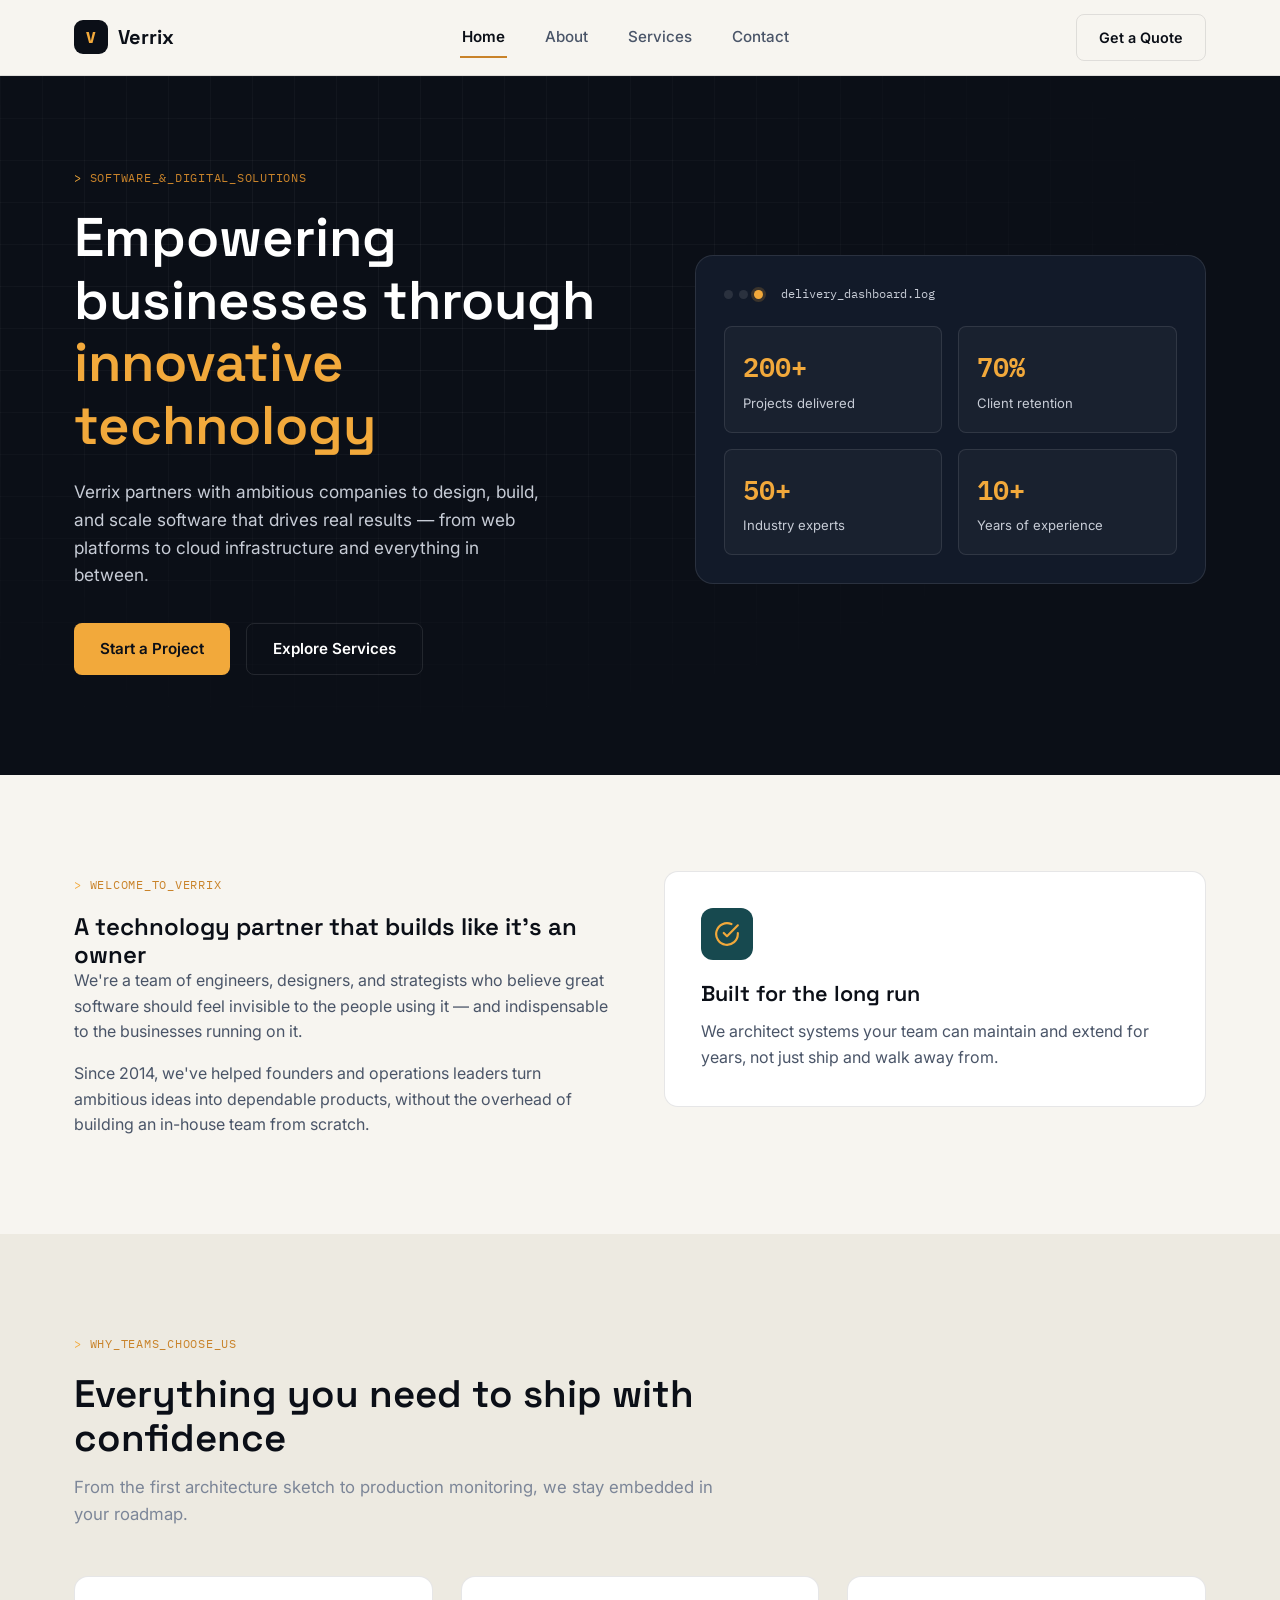
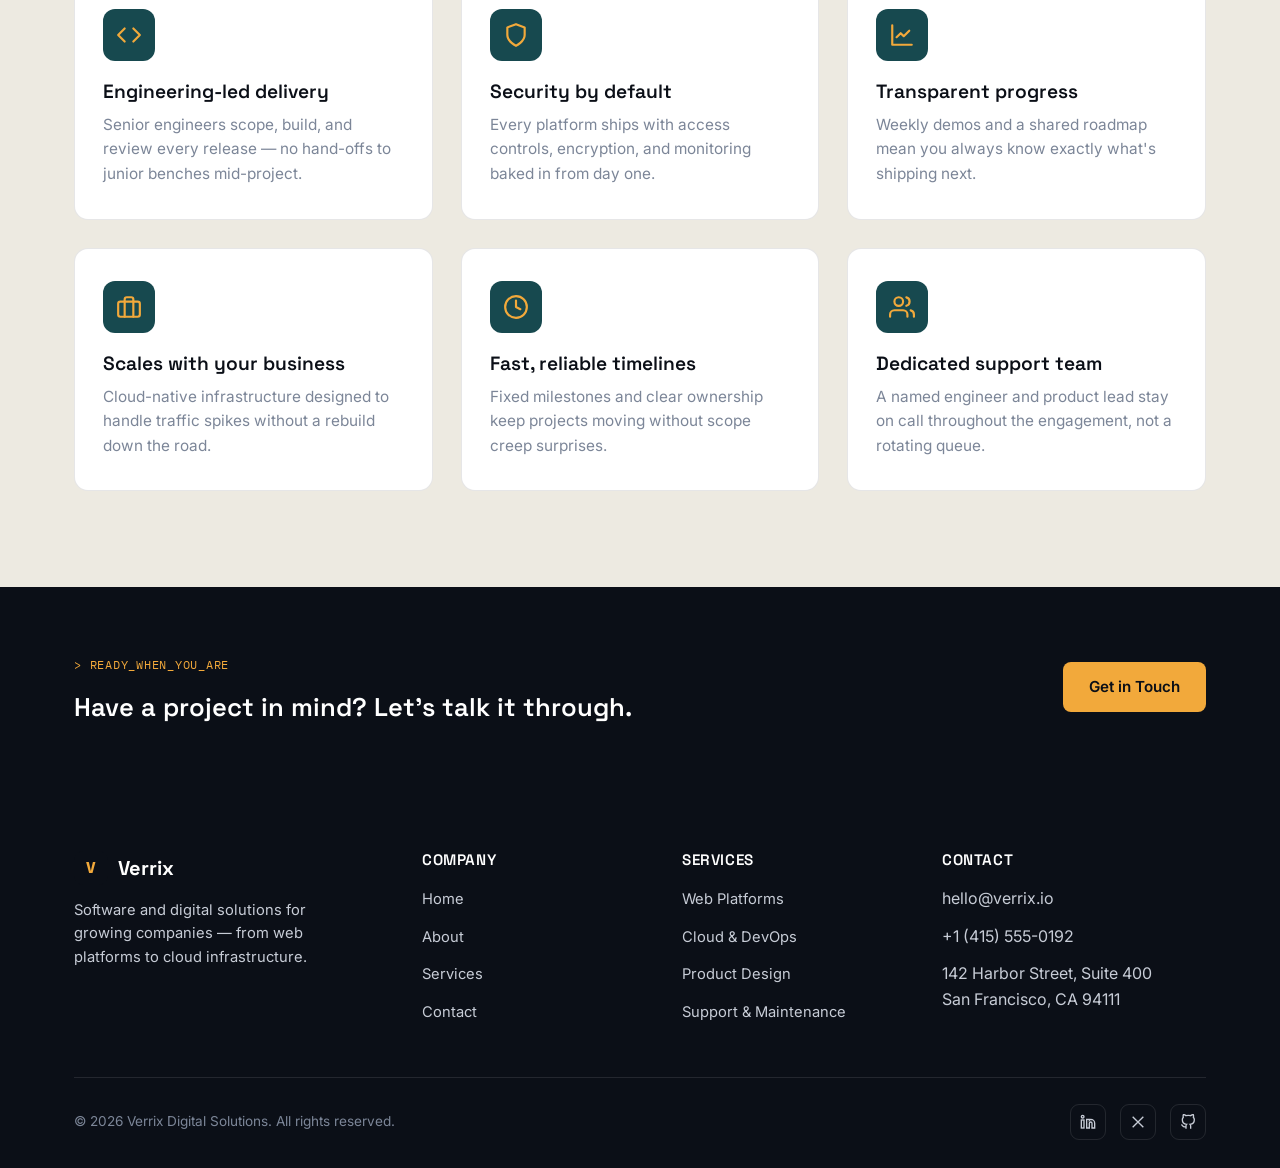
<file: index.html>
<!DOCTYPE html>
<html lang="en">
<head>
<meta charset="UTF-8">
<meta name="viewport" content="width=device-width, initial-scale=1.0">
<title>Verrix — Software &amp; Digital Solutions</title>
<meta name="description" content="Verrix partners with growing companies to design, build, and scale software that drives real results.">

<!-- Fonts -->
<link rel="preconnect" href="https://fonts.googleapis.com">
<link href="https://fonts.googleapis.com/css2?family=Space+Grotesk:wght@500;600;700&family=Inter:wght@400;500;600&family=IBM+Plex+Mono:wght@500;600&display=swap" rel="stylesheet">

<link rel="stylesheet" href="style.css">
</head>
<body>

<!-- ============ NAVIGATION ============ -->
<header class="navbar">
  <div class="container">
    <a href="index.html" class="brand">
      <span class="brand-mark">V</span>
      Verrix
    </a>

    <nav class="nav-links" id="nav-links">
      <a href="index.html">Home</a>
      <a href="about.html">About</a>
      <a href="services.html">Services</a>
      <a href="contact.html">Contact</a>
    </nav>

    <div class="nav-cta">
      <a href="contact.html" class="btn btn-outline-dark">Get a Quote</a>
      <button class="hamburger" id="hamburger" aria-label="Toggle navigation menu" aria-expanded="false">
        <span></span><span></span><span></span>
      </button>
    </div>
  </div>
</header>

<main>

  <!-- ============ HERO ============ -->
  <section class="hero">
    <div class="container">
      <div class="hero-copy">
        <span class="eyebrow">software_&amp;_digital_solutions</span>
        <h1>Empowering businesses through <span class="accent">innovative technology</span></h1>
        <p>Verrix partners with ambitious companies to design, build, and scale software that drives real results — from web platforms to cloud infrastructure and everything in between.</p>
        <div class="hero-actions">
          <a href="contact.html" class="btn btn-primary">Start a Project</a>
          <a href="services.html" class="btn btn-ghost">Explore Services</a>
        </div>
      </div>

      <div class="hero-panel">
        <div class="hero-panel-head">
          <span class="dot-row"><span class="dot"></span><span class="dot"></span><span class="dot live"></span></span>
          delivery_dashboard.log
        </div>
        <div class="stat-grid">
          <div class="stat-card">
            <div class="stat-num">200+</div>
            <div class="stat-label">Projects delivered</div>
          </div>
          <div class="stat-card">
            <div class="stat-num">70%</div>
            <div class="stat-label">Client retention</div>
          </div>
          <div class="stat-card">
            <div class="stat-num">50+</div>
            <div class="stat-label">Industry experts</div>
          </div>
          <div class="stat-card">
            <div class="stat-num">10+</div>
            <div class="stat-label">Years of experience</div>
          </div>
        </div>
      </div>
    </div>
  </section>

  <!-- ============ WELCOME SECTION ============ -->
  <section class="section">
    <div class="container">
      <div class="split">
        <div class="reveal">
          <span class="eyebrow">welcome_to_verrix</span>
          <h2>A technology partner that builds like it's an owner</h2>
          <p style="margin-bottom:16px;">We're a team of engineers, designers, and strategists who believe great software should feel invisible to the people using it — and indispensable to the businesses running on it.</p>
          <p>Since 2014, we've helped founders and operations leaders turn ambitious ideas into dependable products, without the overhead of building an in-house team from scratch.</p>
        </div>
        <div class="reveal">
          <div class="mv-card">
            <div class="card-icon">
              <svg viewBox="0 0 24 24" fill="none" stroke="currentColor" stroke-width="2" stroke-linecap="round" stroke-linejoin="round"><path d="M22 11.08V12a10 10 0 1 1-5.93-9.14"/><polyline points="22 4 12 14.01 9 11.01"/></svg>
            </div>
            <h3>Built for the long run</h3>
            <p>We architect systems your team can maintain and extend for years, not just ship and walk away from.</p>
          </div>
        </div>
      </div>
    </div>
  </section>

  <!-- ============ FEATURES ============ -->
  <section class="section bg-dim">
    <div class="container">
      <div class="section-head">
        <span class="eyebrow">why_teams_choose_us</span>
        <h2>Everything you need to ship with confidence</h2>
        <p>From the first architecture sketch to production monitoring, we stay embedded in your roadmap.</p>
      </div>

      <div class="card-grid">
        <div class="feature-card reveal">
          <div class="card-icon">
            <svg viewBox="0 0 24 24" fill="none" stroke="currentColor" stroke-width="2" stroke-linecap="round" stroke-linejoin="round"><polyline points="16 18 22 12 16 6"/><polyline points="8 6 2 12 8 18"/></svg>
          </div>
          <h3>Engineering-led delivery</h3>
          <p>Senior engineers scope, build, and review every release — no hand-offs to junior benches mid-project.</p>
        </div>

        <div class="feature-card reveal">
          <div class="card-icon">
            <svg viewBox="0 0 24 24" fill="none" stroke="currentColor" stroke-width="2" stroke-linecap="round" stroke-linejoin="round"><path d="M12 22s8-4 8-10V5l-8-3-8 3v7c0 6 8 10 8 10z"/></svg>
          </div>
          <h3>Security by default</h3>
          <p>Every platform ships with access controls, encryption, and monitoring baked in from day one.</p>
        </div>

        <div class="feature-card reveal">
          <div class="card-icon">
            <svg viewBox="0 0 24 24" fill="none" stroke="currentColor" stroke-width="2" stroke-linecap="round" stroke-linejoin="round"><path d="M3 3v18h18"/><path d="M18.7 8l-5.1 5.1-2.8-2.8L7 14"/></svg>
          </div>
          <h3>Transparent progress</h3>
          <p>Weekly demos and a shared roadmap mean you always know exactly what's shipping next.</p>
        </div>

        <div class="feature-card reveal">
          <div class="card-icon">
            <svg viewBox="0 0 24 24" fill="none" stroke="currentColor" stroke-width="2" stroke-linecap="round" stroke-linejoin="round"><rect x="2" y="7" width="20" height="14" rx="2"/><path d="M16 21V5a2 2 0 0 0-2-2h-4a2 2 0 0 0-2 2v16"/></svg>
          </div>
          <h3>Scales with your business</h3>
          <p>Cloud-native infrastructure designed to handle traffic spikes without a rebuild down the road.</p>
        </div>

        <div class="feature-card reveal">
          <div class="card-icon">
            <svg viewBox="0 0 24 24" fill="none" stroke="currentColor" stroke-width="2" stroke-linecap="round" stroke-linejoin="round"><circle cx="12" cy="12" r="10"/><polyline points="12 6 12 12 16 14"/></svg>
          </div>
          <h3>Fast, reliable timelines</h3>
          <p>Fixed milestones and clear ownership keep projects moving without scope creep surprises.</p>
        </div>

        <div class="feature-card reveal">
          <div class="card-icon">
            <svg viewBox="0 0 24 24" fill="none" stroke="currentColor" stroke-width="2" stroke-linecap="round" stroke-linejoin="round"><path d="M17 21v-2a4 4 0 0 0-4-4H5a4 4 0 0 0-4 4v2"/><circle cx="9" cy="7" r="4"/><path d="M23 21v-2a4 4 0 0 0-3-3.87"/><path d="M16 3.13a4 4 0 0 1 0 7.75"/></svg>
          </div>
          <h3>Dedicated support team</h3>
          <p>A named engineer and product lead stay on call throughout the engagement, not a rotating queue.</p>
        </div>
      </div>
    </div>
  </section>

  <!-- ============ CTA STRIP ============ -->
  <section class="section-tight bg-ink">
    <div class="container" style="display:flex; align-items:center; justify-content:space-between; flex-wrap:wrap; gap:24px;">
      <div>
        <span class="eyebrow">ready_when_you_are</span>
        <h2 style="font-size:1.6rem;">Have a project in mind? Let's talk it through.</h2>
      </div>
      <a href="contact.html" class="btn btn-primary">Get in Touch</a>
    </div>
  </section>

</main>

<!-- ============ FOOTER ============ -->
<footer class="site-footer">
  <div class="container">
    <div class="footer-grid">
      <div class="footer-brand">
        <a href="index.html" class="brand"><span class="brand-mark">V</span>Verrix</a>
        <p>Software and digital solutions for growing companies — from web platforms to cloud infrastructure.</p>
      </div>

      <div class="footer-col">
        <h4>Company</h4>
        <ul>
          <li><a href="index.html">Home</a></li>
          <li><a href="about.html">About</a></li>
          <li><a href="services.html">Services</a></li>
          <li><a href="contact.html">Contact</a></li>
        </ul>
      </div>

      <div class="footer-col">
        <h4>Services</h4>
        <ul>
          <li><a href="services.html">Web Platforms</a></li>
          <li><a href="services.html">Cloud &amp; DevOps</a></li>
          <li><a href="services.html">Product Design</a></li>
          <li><a href="services.html">Support &amp; Maintenance</a></li>
        </ul>
      </div>

      <div class="footer-col">
        <h4>Contact</h4>
        <ul>
          <li>hello@verrix.io</li>
          <li>+1 (415) 555-0192</li>
          <li>142 Harbor Street, Suite 400<br>San Francisco, CA 94111</li>
        </ul>
      </div>
    </div>

    <div class="footer-bottom">
      <p>&copy; 2026 Verrix Digital Solutions. All rights reserved.</p>
      <div class="footer-social">
        <a href="#" aria-label="LinkedIn"><svg viewBox="0 0 24 24" fill="none" stroke="currentColor" stroke-width="2"><path d="M16 8a6 6 0 0 1 6 6v7h-4v-7a2 2 0 0 0-4 0v7h-4V8h4v1.5A6 6 0 0 1 16 8z"/><rect x="2" y="9" width="4" height="12"/><circle cx="4" cy="4" r="2"/></svg></a>
        <a href="#" aria-label="Twitter/X"><svg viewBox="0 0 24 24" fill="none" stroke="currentColor" stroke-width="2"><path d="M4 4l16 16M20 4L4 20"/></svg></a>
        <a href="#" aria-label="GitHub"><svg viewBox="0 0 24 24" fill="none" stroke="currentColor" stroke-width="2"><path d="M9 19c-5 1.5-5-2.5-7-3m14 6v-3.87a3.37 3.37 0 0 0-.94-2.61c3.14-.35 6.44-1.54 6.44-7A5.44 5.44 0 0 0 20 4.77 5.07 5.07 0 0 0 19.91 1S18.73.65 16 2.48a13.38 13.38 0 0 0-7 0C6.27.65 5.09 1 5.09 1A5.07 5.07 0 0 0 5 4.77a5.44 5.44 0 0 0-1.5 3.78c0 5.42 3.3 6.61 6.44 7A3.37 3.37 0 0 0 9 18.13V22"/></svg></a>
      </div>
    </div>
  </div>
</footer>

<button class="scroll-top" aria-label="Scroll to top">
  <svg viewBox="0 0 24 24" fill="none" stroke="currentColor" stroke-width="2" stroke-linecap="round" stroke-linejoin="round"><line x1="12" y1="19" x2="12" y2="5"/><polyline points="5 12 12 5 19 12"/></svg>
</button>

<script src="script.js"></script>
</body>
</html>
</file>
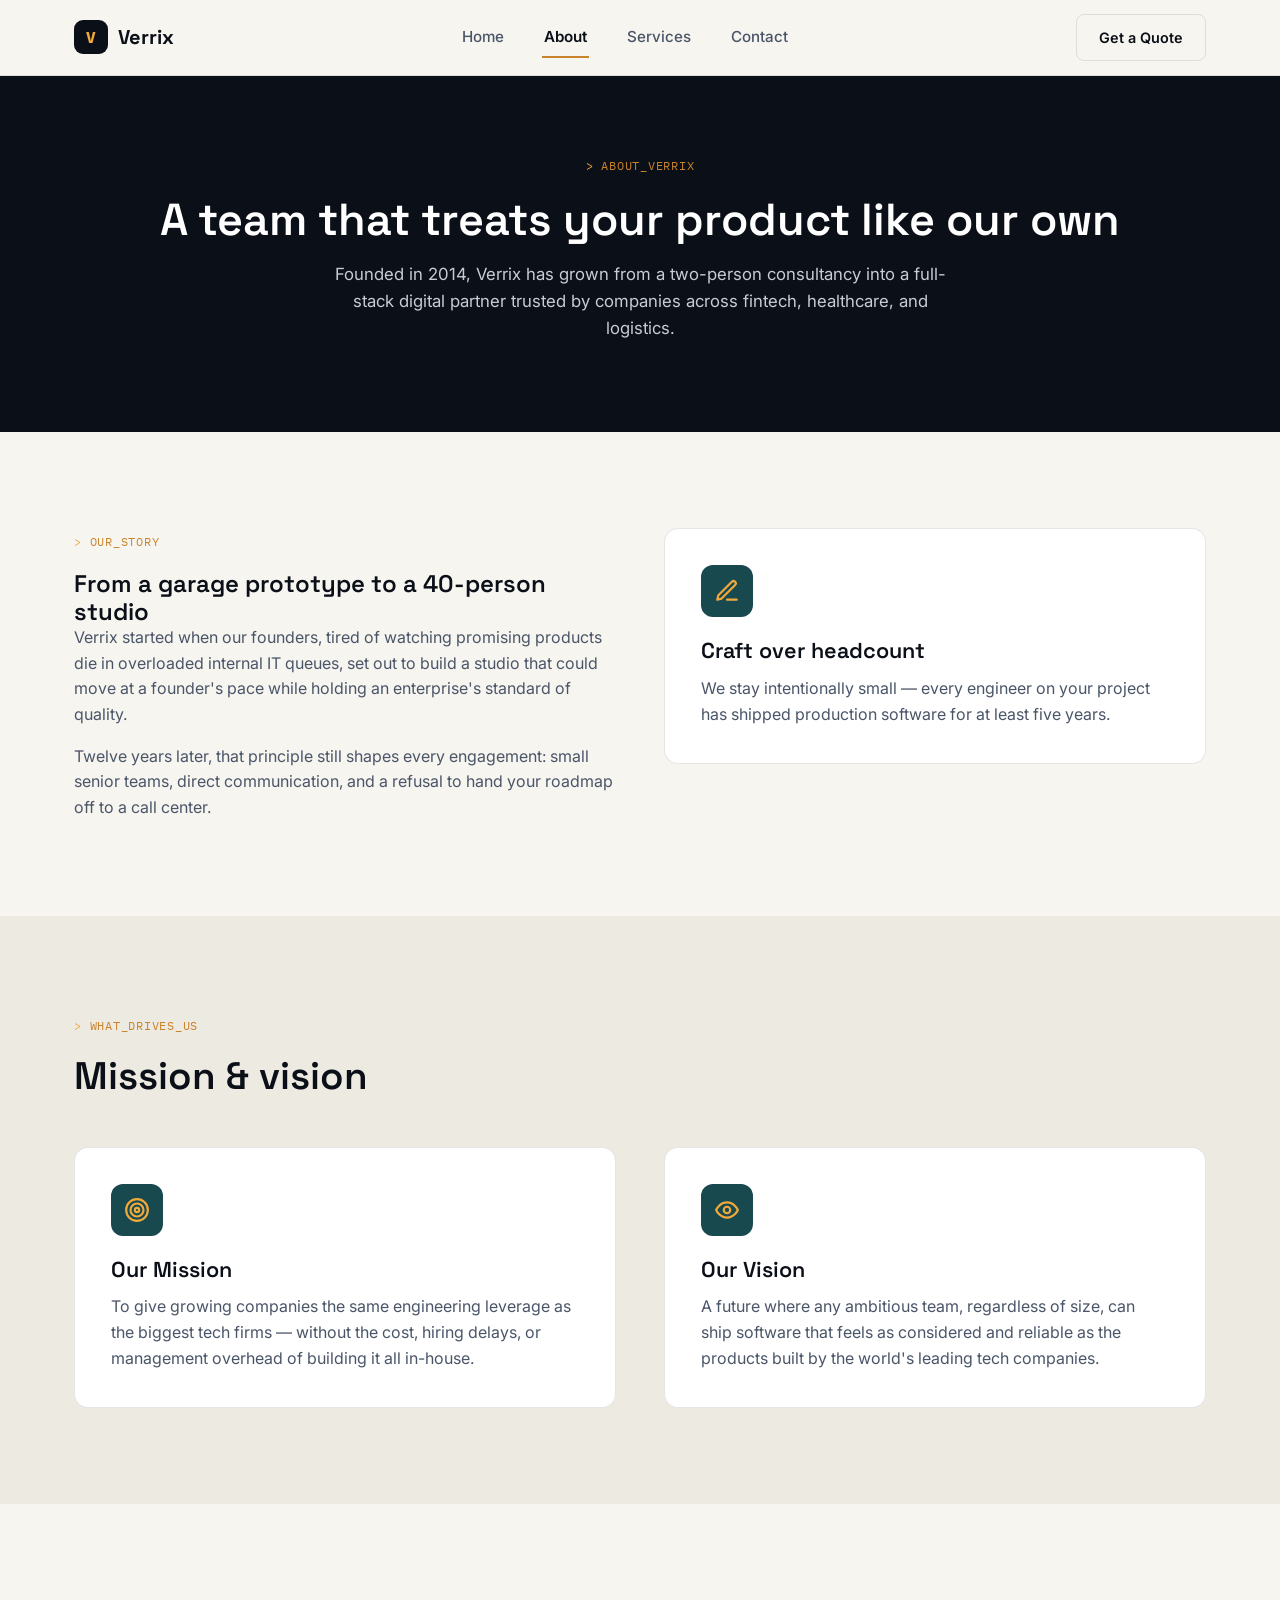
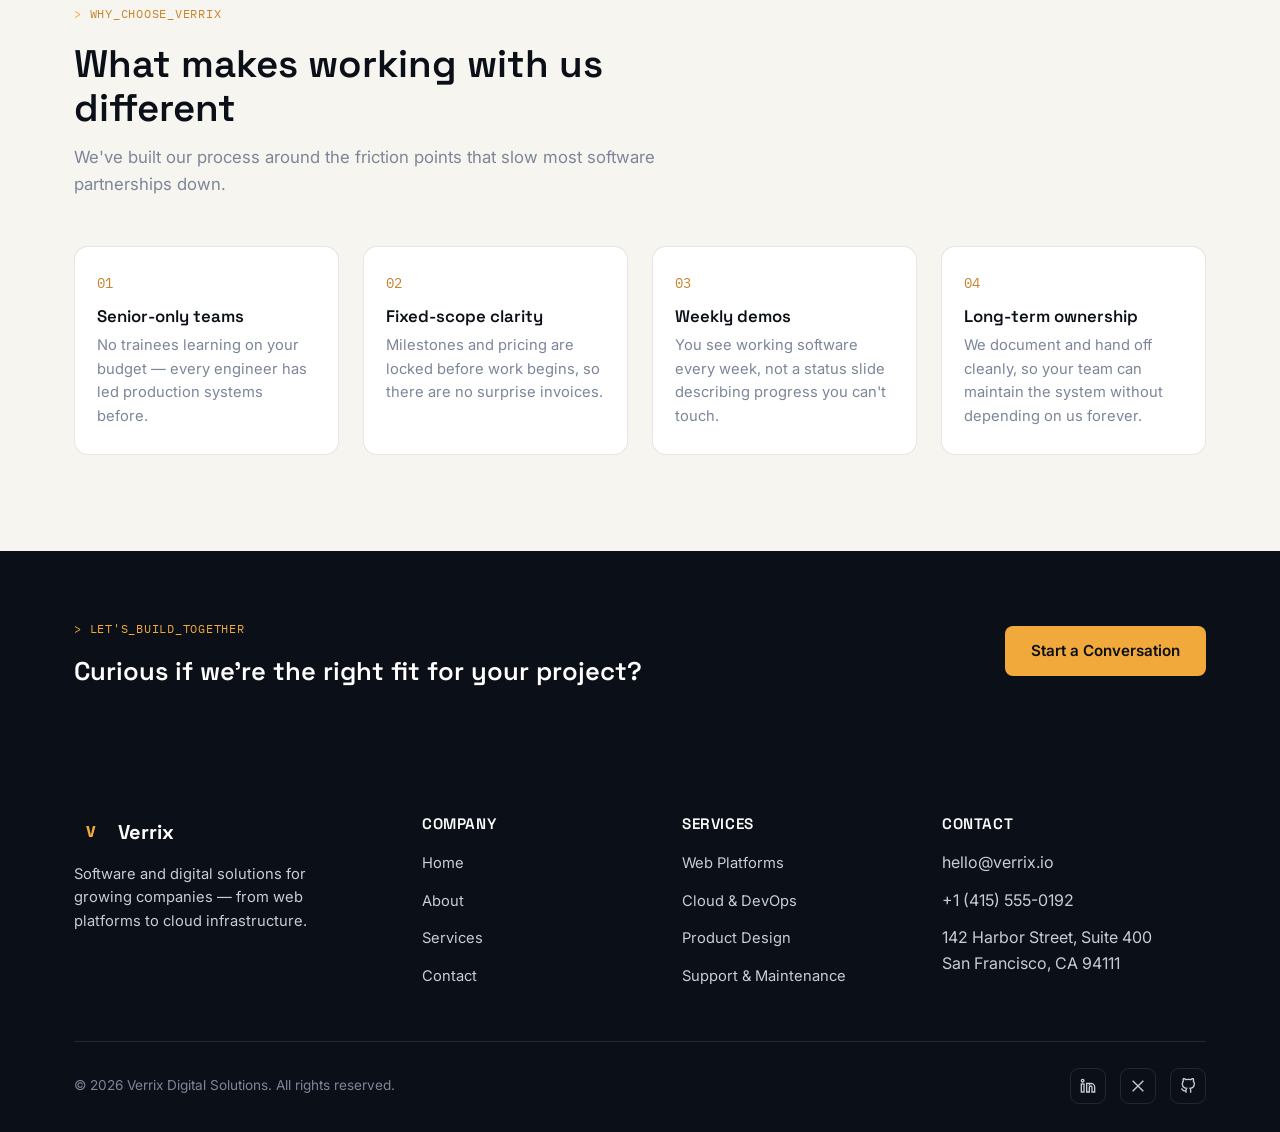
<file: about.html>
<!DOCTYPE html>
<html lang="en">
<head>
<meta charset="UTF-8">
<meta name="viewport" content="width=device-width, initial-scale=1.0">
<title>About Us — Verrix</title>
<meta name="description" content="Learn about Verrix's mission, vision, and why growing companies choose us as their software partner.">

<link rel="preconnect" href="https://fonts.googleapis.com">
<link href="https://fonts.googleapis.com/css2?family=Space+Grotesk:wght@500;600;700&family=Inter:wght@400;500;600&family=IBM+Plex+Mono:wght@500;600&display=swap" rel="stylesheet">

<link rel="stylesheet" href="style.css">
</head>
<body>

<!-- ============ NAVIGATION ============ -->
<header class="navbar">
  <div class="container">
    <a href="index.html" class="brand">
      <span class="brand-mark">V</span>
      Verrix
    </a>

    <nav class="nav-links" id="nav-links">
      <a href="index.html">Home</a>
      <a href="about.html">About</a>
      <a href="services.html">Services</a>
      <a href="contact.html">Contact</a>
    </nav>

    <div class="nav-cta">
      <a href="contact.html" class="btn btn-outline-dark">Get a Quote</a>
      <button class="hamburger" id="hamburger" aria-label="Toggle navigation menu" aria-expanded="false">
        <span></span><span></span><span></span>
      </button>
    </div>
  </div>
</header>

<main>

  <!-- ============ ABOUT HERO ============ -->
  <section class="about-hero">
    <div class="container">
      <span class="eyebrow">about_verrix</span>
      <h1>A team that treats your product like our own</h1>
      <p>Founded in 2014, Verrix has grown from a two-person consultancy into a full-stack digital partner trusted by companies across fintech, healthcare, and logistics.</p>
    </div>
  </section>

  <!-- ============ COMPANY INTRO ============ -->
  <section class="section">
    <div class="container">
      <div class="split">
        <div class="reveal">
          <span class="eyebrow">our_story</span>
          <h2>From a garage prototype to a 40-person studio</h2>
          <p style="margin-bottom:16px;">Verrix started when our founders, tired of watching promising products die in overloaded internal IT queues, set out to build a studio that could move at a founder's pace while holding an enterprise's standard of quality.</p>
          <p>Twelve years later, that principle still shapes every engagement: small senior teams, direct communication, and a refusal to hand your roadmap off to a call center.</p>
        </div>
        <div class="reveal">
          <div class="mv-card">
            <div class="card-icon">
              <svg viewBox="0 0 24 24" fill="none" stroke="currentColor" stroke-width="2" stroke-linecap="round" stroke-linejoin="round"><path d="M12 20h9"/><path d="M16.5 3.5a2.12 2.12 0 0 1 3 3L7 19l-4 1 1-4L16.5 3.5z"/></svg>
            </div>
            <h3>Craft over headcount</h3>
            <p>We stay intentionally small — every engineer on your project has shipped production software for at least five years.</p>
          </div>
        </div>
      </div>
    </div>
  </section>

  <!-- ============ MISSION & VISION ============ -->
  <section class="section bg-dim">
    <div class="container">
      <div class="section-head">
        <span class="eyebrow">what_drives_us</span>
        <h2>Mission &amp; vision</h2>
      </div>

      <div class="split">
        <div class="mv-card reveal">
          <div class="card-icon">
            <svg viewBox="0 0 24 24" fill="none" stroke="currentColor" stroke-width="2" stroke-linecap="round" stroke-linejoin="round"><circle cx="12" cy="12" r="10"/><circle cx="12" cy="12" r="6"/><circle cx="12" cy="12" r="2"/></svg>
          </div>
          <h3>Our Mission</h3>
          <p>To give growing companies the same engineering leverage as the biggest tech firms — without the cost, hiring delays, or management overhead of building it all in-house.</p>
        </div>

        <div class="mv-card reveal">
          <div class="card-icon">
            <svg viewBox="0 0 24 24" fill="none" stroke="currentColor" stroke-width="2" stroke-linecap="round" stroke-linejoin="round"><path d="M2 12s3-7 10-7 10 7 10 7-3 7-10 7-10-7-10-7z"/><circle cx="12" cy="12" r="3"/></svg>
          </div>
          <h3>Our Vision</h3>
          <p>A future where any ambitious team, regardless of size, can ship software that feels as considered and reliable as the products built by the world's leading tech companies.</p>
        </div>
      </div>
    </div>
  </section>

  <!-- ============ WHY CHOOSE US ============ -->
  <section class="section">
    <div class="container">
      <div class="section-head">
        <span class="eyebrow">why_choose_verrix</span>
        <h2>What makes working with us different</h2>
        <p>We've built our process around the friction points that slow most software partnerships down.</p>
      </div>

      <div class="why-grid">
        <div class="why-item reveal">
          <div class="why-num">01</div>
          <h4>Senior-only teams</h4>
          <p>No trainees learning on your budget — every engineer has led production systems before.</p>
        </div>
        <div class="why-item reveal">
          <div class="why-num">02</div>
          <h4>Fixed-scope clarity</h4>
          <p>Milestones and pricing are locked before work begins, so there are no surprise invoices.</p>
        </div>
        <div class="why-item reveal">
          <div class="why-num">03</div>
          <h4>Weekly demos</h4>
          <p>You see working software every week, not a status slide describing progress you can't touch.</p>
        </div>
        <div class="why-item reveal">
          <div class="why-num">04</div>
          <h4>Long-term ownership</h4>
          <p>We document and hand off cleanly, so your team can maintain the system without depending on us forever.</p>
        </div>
      </div>
    </div>
  </section>

  <!-- ============ CTA STRIP ============ -->
  <section class="section-tight bg-ink">
    <div class="container" style="display:flex; align-items:center; justify-content:space-between; flex-wrap:wrap; gap:24px;">
      <div>
        <span class="eyebrow">let's_build_together</span>
        <h2 style="font-size:1.6rem;">Curious if we're the right fit for your project?</h2>
      </div>
      <a href="contact.html" class="btn btn-primary">Start a Conversation</a>
    </div>
  </section>

</main>

<!-- ============ FOOTER ============ -->
<footer class="site-footer">
  <div class="container">
    <div class="footer-grid">
      <div class="footer-brand">
        <a href="index.html" class="brand"><span class="brand-mark">V</span>Verrix</a>
        <p>Software and digital solutions for growing companies — from web platforms to cloud infrastructure.</p>
      </div>

      <div class="footer-col">
        <h4>Company</h4>
        <ul>
          <li><a href="index.html">Home</a></li>
          <li><a href="about.html">About</a></li>
          <li><a href="services.html">Services</a></li>
          <li><a href="contact.html">Contact</a></li>
        </ul>
      </div>

      <div class="footer-col">
        <h4>Services</h4>
        <ul>
          <li><a href="services.html">Web Platforms</a></li>
          <li><a href="services.html">Cloud &amp; DevOps</a></li>
          <li><a href="services.html">Product Design</a></li>
          <li><a href="services.html">Support &amp; Maintenance</a></li>
        </ul>
      </div>

      <div class="footer-col">
        <h4>Contact</h4>
        <ul>
          <li>hello@verrix.io</li>
          <li>+1 (415) 555-0192</li>
          <li>142 Harbor Street, Suite 400<br>San Francisco, CA 94111</li>
        </ul>
      </div>
    </div>

    <div class="footer-bottom">
      <p>&copy; 2026 Verrix Digital Solutions. All rights reserved.</p>
      <div class="footer-social">
        <a href="#" aria-label="LinkedIn"><svg viewBox="0 0 24 24" fill="none" stroke="currentColor" stroke-width="2"><path d="M16 8a6 6 0 0 1 6 6v7h-4v-7a2 2 0 0 0-4 0v7h-4V8h4v1.5A6 6 0 0 1 16 8z"/><rect x="2" y="9" width="4" height="12"/><circle cx="4" cy="4" r="2"/></svg></a>
        <a href="#" aria-label="Twitter/X"><svg viewBox="0 0 24 24" fill="none" stroke="currentColor" stroke-width="2"><path d="M4 4l16 16M20 4L4 20"/></svg></a>
        <a href="#" aria-label="GitHub"><svg viewBox="0 0 24 24" fill="none" stroke="currentColor" stroke-width="2"><path d="M9 19c-5 1.5-5-2.5-7-3m14 6v-3.87a3.37 3.37 0 0 0-.94-2.61c3.14-.35 6.44-1.54 6.44-7A5.44 5.44 0 0 0 20 4.77 5.07 5.07 0 0 0 19.91 1S18.73.65 16 2.48a13.38 13.38 0 0 0-7 0C6.27.65 5.09 1 5.09 1A5.07 5.07 0 0 0 5 4.77a5.44 5.44 0 0 0-1.5 3.78c0 5.42 3.3 6.61 6.44 7A3.37 3.37 0 0 0 9 18.13V22"/></svg></a>
      </div>
    </div>
  </div>
</footer>

<button class="scroll-top" aria-label="Scroll to top">
  <svg viewBox="0 0 24 24" fill="none" stroke="currentColor" stroke-width="2" stroke-linecap="round" stroke-linejoin="round"><line x1="12" y1="19" x2="12" y2="5"/><polyline points="5 12 12 5 19 12"/></svg>
</button>

<script src="script.js"></script>
</body>
</html>
</file>
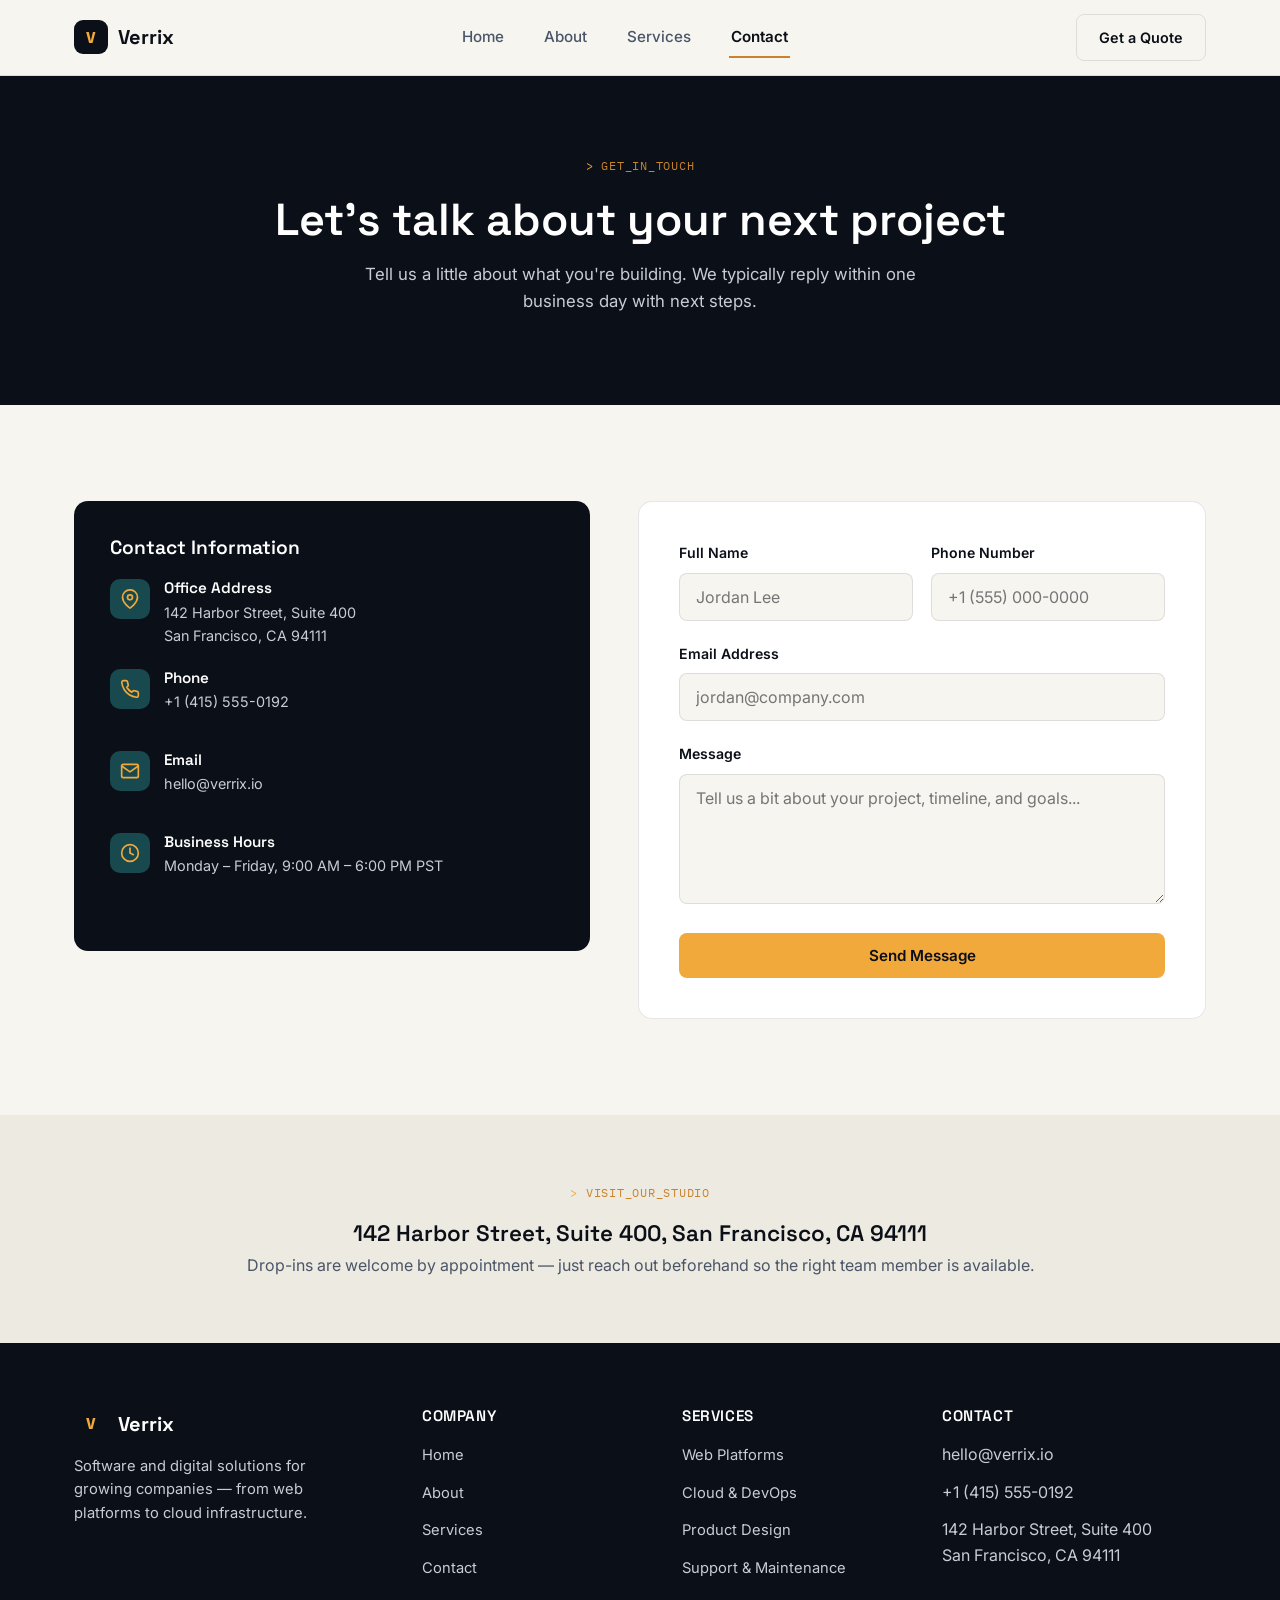
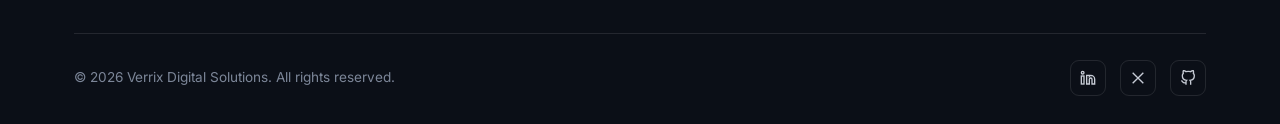
<file: contact.html>
<!DOCTYPE html>
<html lang="en">
<head>
<meta charset="UTF-8">
<meta name="viewport" content="width=device-width, initial-scale=1.0">
<title>Contact — Verrix</title>
<meta name="description" content="Get in touch with Verrix to discuss your next software or digital project.">

<link rel="preconnect" href="https://fonts.googleapis.com">
<link href="https://fonts.googleapis.com/css2?family=Space+Grotesk:wght@500;600;700&family=Inter:wght@400;500;600&family=IBM+Plex+Mono:wght@500;600&display=swap" rel="stylesheet">

<link rel="stylesheet" href="style.css">
</head>
<body>

<!-- ============ NAVIGATION ============ -->
<header class="navbar">
  <div class="container">
    <a href="index.html" class="brand">
      <span class="brand-mark">V</span>
      Verrix
    </a>

    <nav class="nav-links" id="nav-links">
      <a href="index.html">Home</a>
      <a href="about.html">About</a>
      <a href="services.html">Services</a>
      <a href="contact.html">Contact</a>
    </nav>

    <div class="nav-cta">
      <a href="contact.html" class="btn btn-outline-dark">Get a Quote</a>
      <button class="hamburger" id="hamburger" aria-label="Toggle navigation menu" aria-expanded="false">
        <span></span><span></span><span></span>
      </button>
    </div>
  </div>
</header>

<main>

  <!-- ============ CONTACT HERO ============ -->
  <section class="contact-hero">
    <div class="container">
      <span class="eyebrow">get_in_touch</span>
      <h1>Let's talk about your next project</h1>
      <p>Tell us a little about what you're building. We typically reply within one business day with next steps.</p>
    </div>
  </section>

  <!-- ============ CONTACT GRID ============ -->
  <section class="section">
    <div class="container">
      <div class="contact-grid">

        <!-- Company info -->
        <div class="contact-info-card reveal">
          <h3>Contact Information</h3>

          <div class="info-row">
            <div class="card-icon">
              <svg viewBox="0 0 24 24" fill="none" stroke="currentColor" stroke-width="2" stroke-linecap="round" stroke-linejoin="round"><path d="M21 10c0 7-9 13-9 13s-9-6-9-13a9 9 0 0 1 18 0z"/><circle cx="12" cy="10" r="3"/></svg>
            </div>
            <div>
              <h4>Office Address</h4>
              <p>142 Harbor Street, Suite 400<br>San Francisco, CA 94111</p>
            </div>
          </div>

          <div class="info-row">
            <div class="card-icon">
              <svg viewBox="0 0 24 24" fill="none" stroke="currentColor" stroke-width="2" stroke-linecap="round" stroke-linejoin="round"><path d="M22 16.92v3a2 2 0 0 1-2.18 2 19.79 19.79 0 0 1-8.63-3.07 19.5 19.5 0 0 1-6-6 19.79 19.79 0 0 1-3.07-8.67A2 2 0 0 1 4.11 2h3a2 2 0 0 1 2 1.72c.127.96.361 1.903.7 2.81a2 2 0 0 1-.45 2.11L8.09 9.91a16 16 0 0 0 6 6l1.27-1.27a2 2 0 0 1 2.11-.45c.907.339 1.85.573 2.81.7A2 2 0 0 1 22 16.92z"/></svg>
            </div>
            <div>
              <h4>Phone</h4>
              <p>+1 (415) 555-0192</p>
            </div>
          </div>

          <div class="info-row">
            <div class="card-icon">
              <svg viewBox="0 0 24 24" fill="none" stroke="currentColor" stroke-width="2" stroke-linecap="round" stroke-linejoin="round"><path d="M4 4h16v16H4z" style="display:none"/><path d="M22 6l-10 7L2 6"/><rect x="2" y="4" width="20" height="16" rx="2"/></svg>
            </div>
            <div>
              <h4>Email</h4>
              <p>hello@verrix.io</p>
            </div>
          </div>

          <div class="info-row">
            <div class="card-icon">
              <svg viewBox="0 0 24 24" fill="none" stroke="currentColor" stroke-width="2" stroke-linecap="round" stroke-linejoin="round"><circle cx="12" cy="12" r="10"/><polyline points="12 6 12 12 16 14"/></svg>
            </div>
            <div>
              <h4>Business Hours</h4>
              <p>Monday – Friday, 9:00 AM – 6:00 PM PST</p>
            </div>
          </div>
        </div>

        <!-- Contact form -->
        <div class="contact-form-card reveal">
          <form id="contact-form" novalidate>

            <div class="form-row">
              <div class="form-group">
                <label for="full-name">Full Name</label>
                <input type="text" id="full-name" name="full-name" placeholder="Jordan Lee" required>
                <span class="error-msg">Please enter your full name.</span>
              </div>

              <div class="form-group">
                <label for="phone">Phone Number</label>
                <input type="tel" id="phone" name="phone" placeholder="+1 (555) 000-0000" required>
                <span class="error-msg">Please enter a valid phone number.</span>
              </div>
            </div>

            <div class="form-group">
              <label for="email">Email Address</label>
              <input type="email" id="email" name="email" placeholder="jordan@company.com" required>
              <span class="error-msg">Please enter a valid email address.</span>
            </div>

            <div class="form-group">
              <label for="message">Message</label>
              <textarea id="message" name="message" placeholder="Tell us a bit about your project, timeline, and goals..." required></textarea>
              <span class="error-msg">Message should be at least 10 characters.</span>
            </div>

            <button type="submit" class="btn btn-primary btn-block">Send Message</button>

            <div class="form-status" id="form-status"></div>
          </form>
        </div>

      </div>
    </div>
  </section>

  <!-- ============ MAP / LOCATION STRIP ============ -->
  <section class="section-tight bg-dim">
    <div class="container" style="text-align:center;">
      <span class="eyebrow">visit_our_studio</span>
      <h2 style="font-size:1.4rem; margin-bottom:6px;">142 Harbor Street, Suite 400, San Francisco, CA 94111</h2>
      <p>Drop-ins are welcome by appointment — just reach out beforehand so the right team member is available.</p>
    </div>
  </section>

</main>

<!-- ============ FOOTER ============ -->
<footer class="site-footer">
  <div class="container">
    <div class="footer-grid">
      <div class="footer-brand">
        <a href="index.html" class="brand"><span class="brand-mark">V</span>Verrix</a>
        <p>Software and digital solutions for growing companies — from web platforms to cloud infrastructure.</p>
      </div>

      <div class="footer-col">
        <h4>Company</h4>
        <ul>
          <li><a href="index.html">Home</a></li>
          <li><a href="about.html">About</a></li>
          <li><a href="services.html">Services</a></li>
          <li><a href="contact.html">Contact</a></li>
        </ul>
      </div>

      <div class="footer-col">
        <h4>Services</h4>
        <ul>
          <li><a href="services.html">Web Platforms</a></li>
          <li><a href="services.html">Cloud &amp; DevOps</a></li>
          <li><a href="services.html">Product Design</a></li>
          <li><a href="services.html">Support &amp; Maintenance</a></li>
        </ul>
      </div>

      <div class="footer-col">
        <h4>Contact</h4>
        <ul>
          <li>hello@verrix.io</li>
          <li>+1 (415) 555-0192</li>
          <li>142 Harbor Street, Suite 400<br>San Francisco, CA 94111</li>
        </ul>
      </div>
    </div>

    <div class="footer-bottom">
      <p>&copy; 2026 Verrix Digital Solutions. All rights reserved.</p>
      <div class="footer-social">
        <a href="#" aria-label="LinkedIn"><svg viewBox="0 0 24 24" fill="none" stroke="currentColor" stroke-width="2"><path d="M16 8a6 6 0 0 1 6 6v7h-4v-7a2 2 0 0 0-4 0v7h-4V8h4v1.5A6 6 0 0 1 16 8z"/><rect x="2" y="9" width="4" height="12"/><circle cx="4" cy="4" r="2"/></svg></a>
        <a href="#" aria-label="Twitter/X"><svg viewBox="0 0 24 24" fill="none" stroke="currentColor" stroke-width="2"><path d="M4 4l16 16M20 4L4 20"/></svg></a>
        <a href="#" aria-label="GitHub"><svg viewBox="0 0 24 24" fill="none" stroke="currentColor" stroke-width="2"><path d="M9 19c-5 1.5-5-2.5-7-3m14 6v-3.87a3.37 3.37 0 0 0-.94-2.61c3.14-.35 6.44-1.54 6.44-7A5.44 5.44 0 0 0 20 4.77 5.07 5.07 0 0 0 19.91 1S18.73.65 16 2.48a13.38 13.38 0 0 0-7 0C6.27.65 5.09 1 5.09 1A5.07 5.07 0 0 0 5 4.77a5.44 5.44 0 0 0-1.5 3.78c0 5.42 3.3 6.61 6.44 7A3.37 3.37 0 0 0 9 18.13V22"/></svg></a>
      </div>
    </div>
  </div>
</footer>

<button class="scroll-top" aria-label="Scroll to top">
  <svg viewBox="0 0 24 24" fill="none" stroke="currentColor" stroke-width="2" stroke-linecap="round" stroke-linejoin="round"><line x1="12" y1="19" x2="12" y2="5"/><polyline points="5 12 12 5 19 12"/></svg>
</button>

<script src="script.js"></script>
</body>
</html>
</file>
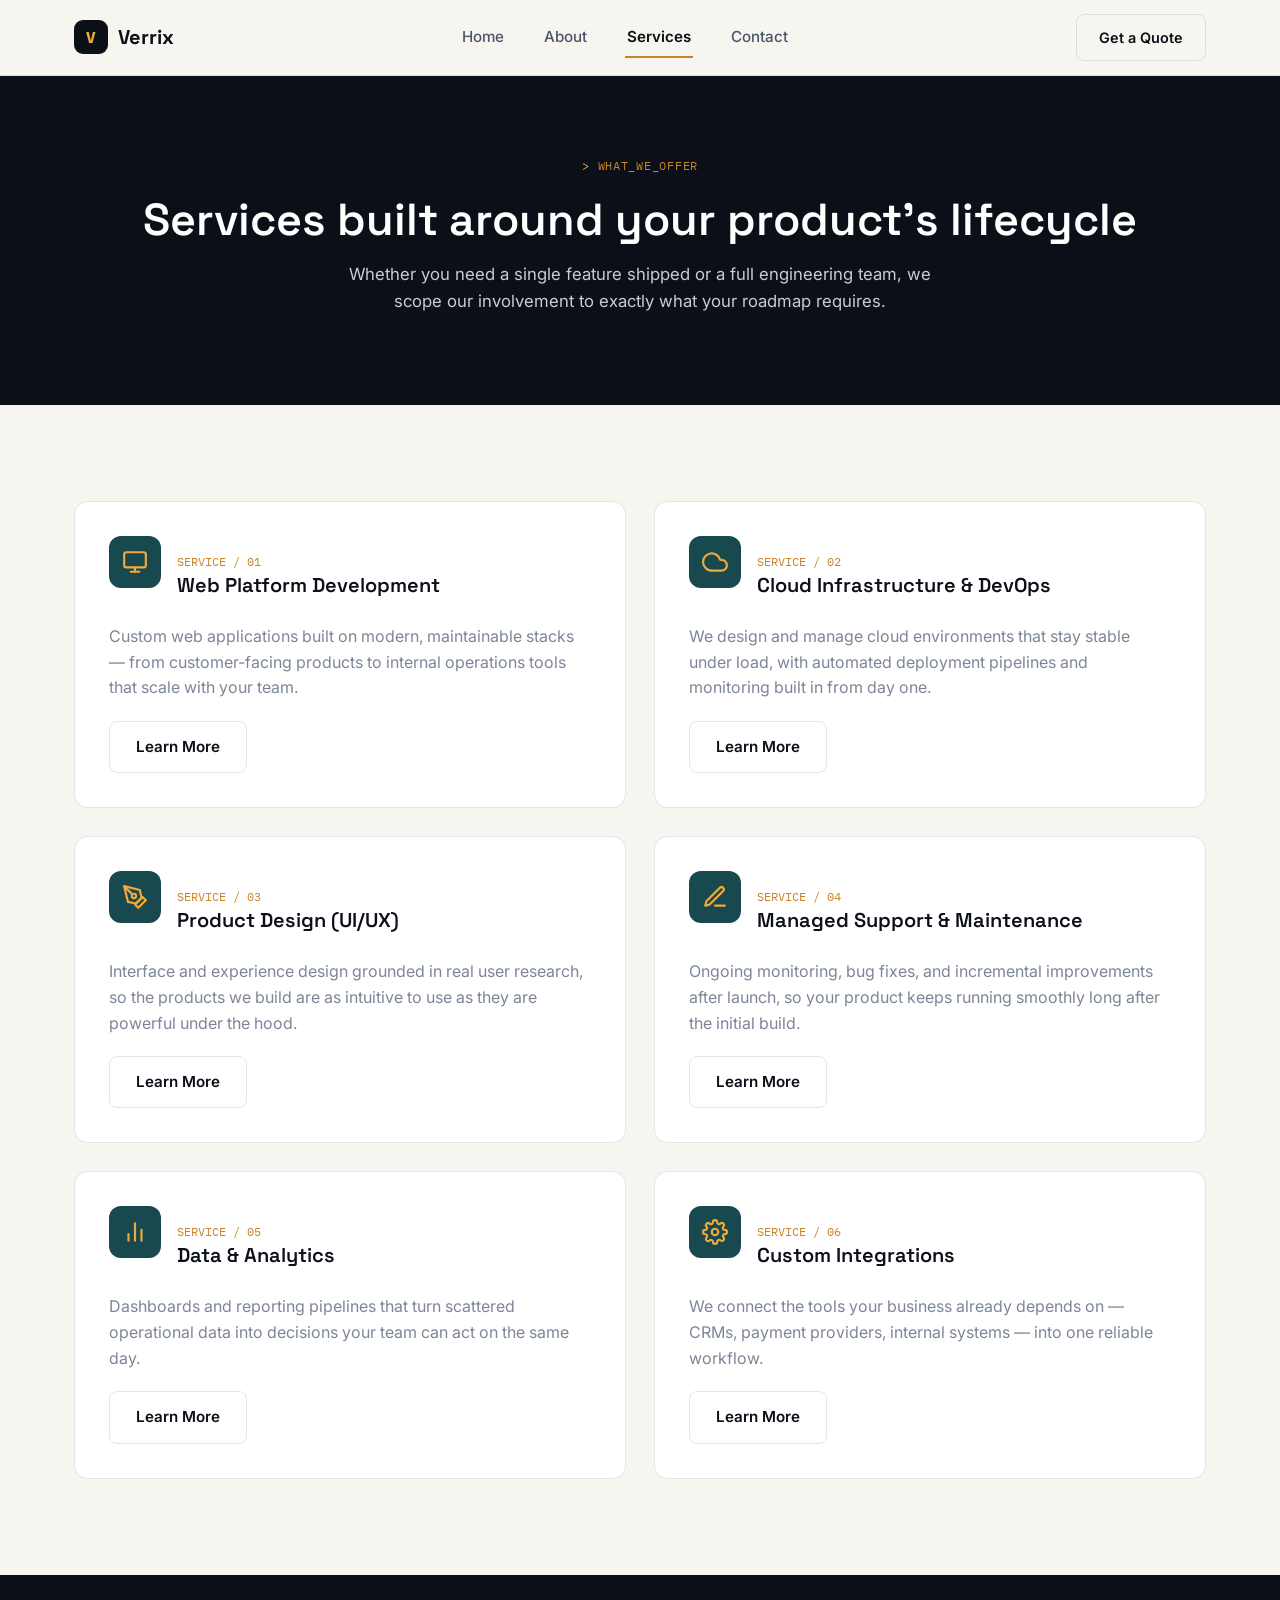
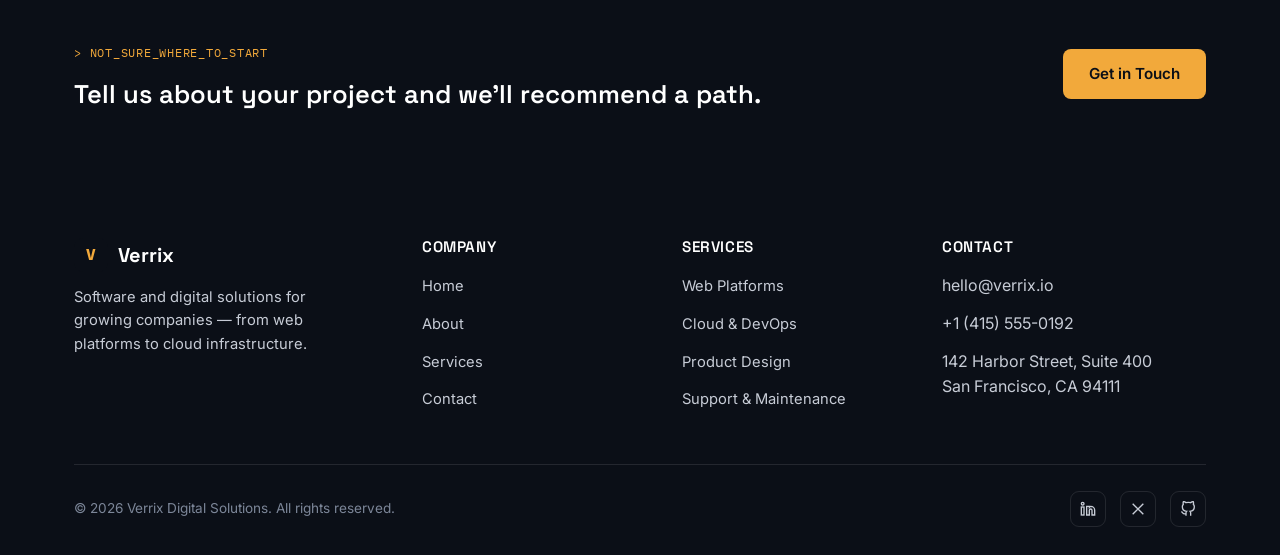
<file: services.html>
<!DOCTYPE html>
<html lang="en">
<head>
<meta charset="UTF-8">
<meta name="viewport" content="width=device-width, initial-scale=1.0">
<title>Services — Verrix</title>
<meta name="description" content="Explore Verrix's web, cloud, design, and support services for growing businesses.">

<link rel="preconnect" href="https://fonts.googleapis.com">
<link href="https://fonts.googleapis.com/css2?family=Space+Grotesk:wght@500;600;700&family=Inter:wght@400;500;600&family=IBM+Plex+Mono:wght@500;600&display=swap" rel="stylesheet">

<link rel="stylesheet" href="style.css">
</head>
<body>

<!-- ============ NAVIGATION ============ -->
<header class="navbar">
  <div class="container">
    <a href="index.html" class="brand">
      <span class="brand-mark">V</span>
      Verrix
    </a>

    <nav class="nav-links" id="nav-links">
      <a href="index.html">Home</a>
      <a href="about.html">About</a>
      <a href="services.html">Services</a>
      <a href="contact.html">Contact</a>
    </nav>

    <div class="nav-cta">
      <a href="contact.html" class="btn btn-outline-dark">Get a Quote</a>
      <button class="hamburger" id="hamburger" aria-label="Toggle navigation menu" aria-expanded="false">
        <span></span><span></span><span></span>
      </button>
    </div>
  </div>
</header>

<main>

  <!-- ============ SERVICES HERO ============ -->
  <section class="about-hero">
    <div class="container">
      <span class="eyebrow">what_we_offer</span>
      <h1>Services built around your product's lifecycle</h1>
      <p>Whether you need a single feature shipped or a full engineering team, we scope our involvement to exactly what your roadmap requires.</p>
    </div>
  </section>

  <!-- ============ SERVICES GRID ============ -->
  <section class="section">
    <div class="container">
      <div class="services-grid">

        <div class="service-card reveal">
          <div class="service-top">
            <div class="card-icon">
              <svg viewBox="0 0 24 24" fill="none" stroke="currentColor" stroke-width="2" stroke-linecap="round" stroke-linejoin="round"><rect x="2" y="3" width="20" height="14" rx="2"/><line x1="8" y1="21" x2="16" y2="21"/><line x1="12" y1="17" x2="12" y2="21"/></svg>
            </div>
            <div>
              <span class="service-index">SERVICE / 01</span>
              <h3>Web Platform Development</h3>
            </div>
          </div>
          <p>Custom web applications built on modern, maintainable stacks — from customer-facing products to internal operations tools that scale with your team.</p>
          <a href="contact.html" class="btn btn-outline-dark">Learn More</a>
        </div>

        <div class="service-card reveal">
          <div class="service-top">
            <div class="card-icon">
              <svg viewBox="0 0 24 24" fill="none" stroke="currentColor" stroke-width="2" stroke-linecap="round" stroke-linejoin="round"><path d="M18 10h-1.26A8 8 0 1 0 9 20h9a5 5 0 0 0 0-10z"/></svg>
            </div>
            <div>
              <span class="service-index">SERVICE / 02</span>
              <h3>Cloud Infrastructure &amp; DevOps</h3>
            </div>
          </div>
          <p>We design and manage cloud environments that stay stable under load, with automated deployment pipelines and monitoring built in from day one.</p>
          <a href="contact.html" class="btn btn-outline-dark">Learn More</a>
        </div>

        <div class="service-card reveal">
          <div class="service-top">
            <div class="card-icon">
              <svg viewBox="0 0 24 24" fill="none" stroke="currentColor" stroke-width="2" stroke-linecap="round" stroke-linejoin="round"><path d="M12 19l7-7 3 3-7 7-3-3z"/><path d="M18 13l-1.5-7.5L2 2l3.5 14.5L13 18l5-5z"/><path d="M2 2l7.586 7.586"/><circle cx="11" cy="11" r="2"/></svg>
            </div>
            <div>
              <span class="service-index">SERVICE / 03</span>
              <h3>Product Design (UI/UX)</h3>
            </div>
          </div>
          <p>Interface and experience design grounded in real user research, so the products we build are as intuitive to use as they are powerful under the hood.</p>
          <a href="contact.html" class="btn btn-outline-dark">Learn More</a>
        </div>

        <div class="service-card reveal">
          <div class="service-top">
            <div class="card-icon">
              <svg viewBox="0 0 24 24" fill="none" stroke="currentColor" stroke-width="2" stroke-linecap="round" stroke-linejoin="round"><path d="M12 20h9"/><path d="M16.5 3.5a2.12 2.12 0 0 1 3 3L7 19l-4 1 1-4L16.5 3.5z"/></svg>
            </div>
            <div>
              <span class="service-index">SERVICE / 04</span>
              <h3>Managed Support &amp; Maintenance</h3>
            </div>
          </div>
          <p>Ongoing monitoring, bug fixes, and incremental improvements after launch, so your product keeps running smoothly long after the initial build.</p>
          <a href="contact.html" class="btn btn-outline-dark">Learn More</a>
        </div>

        <div class="service-card reveal">
          <div class="service-top">
            <div class="card-icon">
              <svg viewBox="0 0 24 24" fill="none" stroke="currentColor" stroke-width="2" stroke-linecap="round" stroke-linejoin="round"><line x1="18" y1="20" x2="18" y2="10"/><line x1="12" y1="20" x2="12" y2="4"/><line x1="6" y1="20" x2="6" y2="14"/></svg>
            </div>
            <div>
              <span class="service-index">SERVICE / 05</span>
              <h3>Data &amp; Analytics</h3>
            </div>
          </div>
          <p>Dashboards and reporting pipelines that turn scattered operational data into decisions your team can act on the same day.</p>
          <a href="contact.html" class="btn btn-outline-dark">Learn More</a>
        </div>

        <div class="service-card reveal">
          <div class="service-top">
            <div class="card-icon">
              <svg viewBox="0 0 24 24" fill="none" stroke="currentColor" stroke-width="2" stroke-linecap="round" stroke-linejoin="round"><circle cx="12" cy="12" r="3"/><path d="M19.4 15a1.65 1.65 0 0 0 .33 1.82l.06.06a2 2 0 1 1-2.83 2.83l-.06-.06a1.65 1.65 0 0 0-1.82-.33 1.65 1.65 0 0 0-1 1.51V21a2 2 0 0 1-4 0v-.09A1.65 1.65 0 0 0 9 19.4a1.65 1.65 0 0 0-1.82.33l-.06.06a2 2 0 1 1-2.83-2.83l.06-.06a1.65 1.65 0 0 0 .33-1.82 1.65 1.65 0 0 0-1.51-1H3a2 2 0 0 1 0-4h.09A1.65 1.65 0 0 0 4.6 9a1.65 1.65 0 0 0-.33-1.82l-.06-.06a2 2 0 1 1 2.83-2.83l.06.06a1.65 1.65 0 0 0 1.82.33H9a1.65 1.65 0 0 0 1-1.51V3a2 2 0 0 1 4 0v.09a1.65 1.65 0 0 0 1 1.51 1.65 1.65 0 0 0 1.82-.33l.06-.06a2 2 0 1 1 2.83 2.83l-.06.06a1.65 1.65 0 0 0-.33 1.82V9a1.65 1.65 0 0 0 1.51 1H21a2 2 0 0 1 0 4h-.09a1.65 1.65 0 0 0-1.51 1z"/></svg>
            </div>
            <div>
              <span class="service-index">SERVICE / 06</span>
              <h3>Custom Integrations</h3>
            </div>
          </div>
          <p>We connect the tools your business already depends on — CRMs, payment providers, internal systems — into one reliable workflow.</p>
          <a href="contact.html" class="btn btn-outline-dark">Learn More</a>
        </div>

      </div>
    </div>
  </section>

  <!-- ============ CTA STRIP ============ -->
  <section class="section-tight bg-ink">
    <div class="container" style="display:flex; align-items:center; justify-content:space-between; flex-wrap:wrap; gap:24px;">
      <div>
        <span class="eyebrow">not_sure_where_to_start</span>
        <h2 style="font-size:1.6rem;">Tell us about your project and we'll recommend a path.</h2>
      </div>
      <a href="contact.html" class="btn btn-primary">Get in Touch</a>
    </div>
  </section>

</main>

<!-- ============ FOOTER ============ -->
<footer class="site-footer">
  <div class="container">
    <div class="footer-grid">
      <div class="footer-brand">
        <a href="index.html" class="brand"><span class="brand-mark">V</span>Verrix</a>
        <p>Software and digital solutions for growing companies — from web platforms to cloud infrastructure.</p>
      </div>

      <div class="footer-col">
        <h4>Company</h4>
        <ul>
          <li><a href="index.html">Home</a></li>
          <li><a href="about.html">About</a></li>
          <li><a href="services.html">Services</a></li>
          <li><a href="contact.html">Contact</a></li>
        </ul>
      </div>

      <div class="footer-col">
        <h4>Services</h4>
        <ul>
          <li><a href="services.html">Web Platforms</a></li>
          <li><a href="services.html">Cloud &amp; DevOps</a></li>
          <li><a href="services.html">Product Design</a></li>
          <li><a href="services.html">Support &amp; Maintenance</a></li>
        </ul>
      </div>

      <div class="footer-col">
        <h4>Contact</h4>
        <ul>
          <li>hello@verrix.io</li>
          <li>+1 (415) 555-0192</li>
          <li>142 Harbor Street, Suite 400<br>San Francisco, CA 94111</li>
        </ul>
      </div>
    </div>

    <div class="footer-bottom">
      <p>&copy; 2026 Verrix Digital Solutions. All rights reserved.</p>
      <div class="footer-social">
        <a href="#" aria-label="LinkedIn"><svg viewBox="0 0 24 24" fill="none" stroke="currentColor" stroke-width="2"><path d="M16 8a6 6 0 0 1 6 6v7h-4v-7a2 2 0 0 0-4 0v7h-4V8h4v1.5A6 6 0 0 1 16 8z"/><rect x="2" y="9" width="4" height="12"/><circle cx="4" cy="4" r="2"/></svg></a>
        <a href="#" aria-label="Twitter/X"><svg viewBox="0 0 24 24" fill="none" stroke="currentColor" stroke-width="2"><path d="M4 4l16 16M20 4L4 20"/></svg></a>
        <a href="#" aria-label="GitHub"><svg viewBox="0 0 24 24" fill="none" stroke="currentColor" stroke-width="2"><path d="M9 19c-5 1.5-5-2.5-7-3m14 6v-3.87a3.37 3.37 0 0 0-.94-2.61c3.14-.35 6.44-1.54 6.44-7A5.44 5.44 0 0 0 20 4.77 5.07 5.07 0 0 0 19.91 1S18.73.65 16 2.48a13.38 13.38 0 0 0-7 0C6.27.65 5.09 1 5.09 1A5.07 5.07 0 0 0 5 4.77a5.44 5.44 0 0 0-1.5 3.78c0 5.42 3.3 6.61 6.44 7A3.37 3.37 0 0 0 9 18.13V22"/></svg></a>
      </div>
    </div>
  </div>
</footer>

<button class="scroll-top" aria-label="Scroll to top">
  <svg viewBox="0 0 24 24" fill="none" stroke="currentColor" stroke-width="2" stroke-linecap="round" stroke-linejoin="round"><line x1="12" y1="19" x2="12" y2="5"/><polyline points="5 12 12 5 19 12"/></svg>
</button>

<script src="script.js"></script>
</body>
</html>
</file>
<file: style.css>
/* =========================================================
   VERRIX — Software & Digital Solutions
   Stylesheet
   Structure:
   1. Design tokens
   2. Reset & base
   3. Layout utilities
   4. Buttons
   5. Navigation
   6. Hero
   7. Sections shared (eyebrow, section head)
   8. Feature / Service cards
   9. About page
   10. Contact page
   11. Footer
   12. Scroll-to-top
   13. Animations
   14. Media queries
   ========================================================= */

/* ---------- 1. Design tokens ---------- */
:root{
  /* Core palette */
  --ink: #0B0F17;          /* near-black navy, primary dark surface */
  --ink-soft: #121a29;      /* slightly lighter dark surface */
  --paper: #F7F5F0;         /* warm off-white, primary light surface */
  --paper-dim: #EDEAE1;     /* secondary light surface */
  --amber: #F2A93B;         /* signature accent */
  --amber-dim: #C9832A;     /* accent, hover/darker */
  --teal: #17494F;          /* deep teal, secondary accent for depth */
  --teal-light: #2B6B72;
  --slate: #4A5568;         /* body text on light */
  --slate-light: #7C8698;   /* secondary text on light */
  --mist: #C7CCD6;          /* body text on dark */
  --white: #FFFFFF;
  --line: rgba(255,255,255,0.10);
  --line-dark: rgba(11,15,23,0.10);

  /* Type */
  --font-display: 'Space Grotesk', 'Segoe UI', sans-serif;
  --font-body: 'Inter', 'Segoe UI', sans-serif;
  --font-mono: 'IBM Plex Mono', 'Courier New', monospace;

  /* Layout */
  --container: 1180px;
  --radius: 14px;
  --radius-sm: 8px;
  --nav-height: 76px;
}

/* ---------- 2. Reset & base ---------- */
*, *::before, *::after{ box-sizing: border-box; margin: 0; padding: 0; }

html{
  scroll-behavior: smooth;
  scroll-padding-top: calc(var(--nav-height) + 12px);
}

body{
  font-family: var(--font-body);
  color: var(--slate);
  background: var(--paper);
  line-height: 1.6;
  -webkit-font-smoothing: antialiased;
  overflow-x: hidden;
}

img{ max-width: 100%; display: block; }

a{ color: inherit; text-decoration: none; }

ul{ list-style: none; }

h1, h2, h3, h4{
  font-family: var(--font-display);
  color: var(--ink);
  line-height: 1.15;
  font-weight: 600;
}

button{ font-family: inherit; cursor: pointer; border: none; background: none; }

input, textarea{ font-family: inherit; font-size: 1rem; }

:focus-visible{
  outline: 2px solid var(--amber);
  outline-offset: 3px;
}

/* Respect reduced motion preference */
@media (prefers-reduced-motion: reduce){
  *{ animation-duration: 0.001ms !important; animation-iteration-count: 1 !important; transition-duration: 0.001ms !important; scroll-behavior: auto !important; }
}

/* ---------- 3. Layout utilities ---------- */
.container{
  width: 100%;
  max-width: var(--container);
  margin: 0 auto;
  padding: 0 24px;
}

.section{
  padding: 96px 0;
}

.section-tight{
  padding: 64px 0;
}

.bg-ink{ background: var(--ink); color: var(--mist); }
.bg-ink h1, .bg-ink h2, .bg-ink h3, .bg-ink h4{ color: var(--white); }
.bg-dim{ background: var(--paper-dim); }

.eyebrow{
  display: inline-flex;
  align-items: center;
  gap: 8px;
  font-family: var(--font-mono);
  font-size: 0.78rem;
  letter-spacing: 0.06em;
  color: var(--amber-dim);
  text-transform: uppercase;
  margin-bottom: 18px;
}
.bg-ink .eyebrow{ color: var(--amber); }

.eyebrow::before{ content: '>'; color: var(--amber); }

.section-head{
  max-width: 640px;
  margin-bottom: 48px;
}

.section-head h2{
  font-size: clamp(1.7rem, 3vw, 2.4rem);
  margin-bottom: 14px;
}

.section-head p{
  font-size: 1.05rem;
  color: var(--slate-light);
}

.bg-ink .section-head p{ color: var(--mist); }

/* ---------- 4. Buttons ---------- */
.btn{
  display: inline-flex;
  align-items: center;
  gap: 10px;
  padding: 13px 26px;
  border-radius: var(--radius-sm);
  font-weight: 600;
  font-size: 0.95rem;
  transition: transform 0.2s ease, box-shadow 0.2s ease, background 0.2s ease, color 0.2s ease;
  white-space: nowrap;
}

.btn-primary{
  background: var(--amber);
  color: var(--ink);
}
.btn-primary:hover{
  background: var(--amber-dim);
  transform: translateY(-2px);
  box-shadow: 0 10px 24px rgba(242,169,59,0.28);
}

.btn-ghost{
  background: transparent;
  color: var(--white);
  border: 1px solid var(--line);
}
.btn-ghost:hover{
  border-color: var(--amber);
  color: var(--amber);
  transform: translateY(-2px);
}

.btn-outline-dark{
  background: transparent;
  color: var(--ink);
  border: 1px solid var(--line-dark);
}
.btn-outline-dark:hover{
  border-color: var(--teal);
  color: var(--teal);
  transform: translateY(-2px);
}

.btn-block{ width: 100%; justify-content: center; }

/* ---------- 5. Navigation ---------- */
.navbar{
  position: sticky;
  top: 0;
  z-index: 1000;
  height: var(--nav-height);
  display: flex;
  align-items: center;
  background: rgba(247,245,240,0.92);
  backdrop-filter: blur(10px);
  border-bottom: 1px solid var(--line-dark);
}

.navbar .container{
  display: flex;
  align-items: center;
  justify-content: space-between;
}

.brand{
  display: flex;
  align-items: center;
  gap: 10px;
  font-family: var(--font-display);
  font-weight: 700;
  font-size: 1.25rem;
  color: var(--ink);
}

.brand-mark{
  width: 34px;
  height: 34px;
  border-radius: 9px;
  background: var(--ink);
  color: var(--amber);
  display: flex;
  align-items: center;
  justify-content: center;
  font-family: var(--font-mono);
  font-weight: 700;
  font-size: 1rem;
}

.nav-links{
  display: flex;
  align-items: center;
  gap: 36px;
}

.nav-links a{
  position: relative;
  font-size: 0.95rem;
  font-weight: 500;
  color: var(--slate);
  padding: 8px 2px;
  transition: color 0.2s ease;
}

.nav-links a::after{
  content: '';
  position: absolute;
  left: 0;
  bottom: 0;
  height: 2px;
  width: 0;
  background: var(--amber-dim);
  transition: width 0.25s ease;
}

.nav-links a:hover{ color: var(--ink); }
.nav-links a:hover::after{ width: 100%; }

.nav-links a.active{ color: var(--ink); font-weight: 600; }
.nav-links a.active::after{ width: 100%; background: var(--amber-dim); }

.nav-cta{ display: flex; align-items: center; gap: 18px; }
.nav-cta .btn{ padding: 11px 22px; font-size: 0.9rem; }

.hamburger{
  display: none;
  flex-direction: column;
  gap: 5px;
  width: 30px;
  height: 22px;
  justify-content: center;
  z-index: 1100;
}

.hamburger span{
  display: block;
  height: 2px;
  width: 100%;
  background: var(--ink);
  border-radius: 2px;
  transition: transform 0.3s ease, opacity 0.3s ease;
}

.hamburger.open span:nth-child(1){ transform: translateY(7px) rotate(45deg); }
.hamburger.open span:nth-child(2){ opacity: 0; }
.hamburger.open span:nth-child(3){ transform: translateY(-7px) rotate(-45deg); }

/* ---------- 6. Hero ---------- */
.hero{
  position: relative;
  background: var(--ink);
  overflow: hidden;
  padding: 88px 0 100px;
}

.hero::before{
  /* Subtle blueprint / circuit grid to echo "software" subject */
  content: '';
  position: absolute;
  inset: 0;
  background-image:
    linear-gradient(rgba(255,255,255,0.045) 1px, transparent 1px),
    linear-gradient(90deg, rgba(255,255,255,0.045) 1px, transparent 1px);
  background-size: 42px 42px;
  mask-image: radial-gradient(ellipse at 30% 30%, black 10%, transparent 70%);
  pointer-events: none;
}

.hero .container{
  position: relative;
  display: grid;
  grid-template-columns: 1.05fr 0.95fr;
  gap: 56px;
  align-items: center;
}

.hero-copy h1{
  font-size: clamp(2.2rem, 4.4vw, 3.4rem);
  color: var(--white);
  margin-bottom: 22px;
}

.hero-copy .accent{ color: var(--amber); }

.hero-copy p{
  color: var(--mist);
  font-size: 1.08rem;
  max-width: 480px;
  margin-bottom: 34px;
}

.hero-actions{ display: flex; gap: 16px; flex-wrap: wrap; }

/* Dashboard-style stat readout */
.hero-panel{
  background: var(--ink-soft);
  border: 1px solid var(--line);
  border-radius: 18px;
  padding: 28px;
  position: relative;
}

.hero-panel-head{
  display: flex;
  align-items: center;
  gap: 8px;
  margin-bottom: 22px;
  font-family: var(--font-mono);
  font-size: 0.78rem;
  color: var(--mist);
}

.dot-row{ display: flex; gap: 6px; margin-right: 10px; }
.dot{ width: 9px; height: 9px; border-radius: 50%; background: var(--line); }
.dot.live{ background: var(--amber); box-shadow: 0 0 0 3px rgba(242,169,59,0.18); }

.stat-grid{
  display: grid;
  grid-template-columns: 1fr 1fr;
  gap: 16px;
}

.stat-card{
  background: rgba(255,255,255,0.03);
  border: 1px solid var(--line);
  border-radius: var(--radius-sm);
  padding: 18px;
}

.stat-num{
  font-family: var(--font-mono);
  font-size: 1.7rem;
  font-weight: 600;
  color: var(--amber);
  margin-bottom: 4px;
}

.stat-label{
  font-size: 0.82rem;
  color: var(--mist);
}

/* ---------- 8. Feature / Service cards ---------- */
.card-grid{
  display: grid;
  grid-template-columns: repeat(3, 1fr);
  gap: 28px;
}

.feature-card{
  background: var(--white);
  border: 1px solid var(--line-dark);
  border-radius: var(--radius);
  padding: 32px 28px;
  transition: transform 0.25s ease, box-shadow 0.25s ease, border-color 0.25s ease;
}

.feature-card:hover{
  transform: translateY(-6px);
  box-shadow: 0 20px 40px rgba(11,15,23,0.08);
  border-color: rgba(242,169,59,0.35);
}

.card-icon{
  width: 52px;
  height: 52px;
  border-radius: 12px;
  background: var(--teal);
  color: var(--amber);
  display: flex;
  align-items: center;
  justify-content: center;
  margin-bottom: 20px;
}

.card-icon svg{ width: 26px; height: 26px; }

.feature-card h3{ font-size: 1.2rem; margin-bottom: 10px; }
.feature-card p{ font-size: 0.96rem; color: var(--slate-light); }

/* Services grid (4+ cards) */
.services-grid{
  display: grid;
  grid-template-columns: repeat(2, 1fr);
  gap: 28px;
}

.service-card{
  background: var(--white);
  border: 1px solid var(--line-dark);
  border-radius: var(--radius);
  padding: 34px;
  display: flex;
  flex-direction: column;
  gap: 16px;
  transition: transform 0.25s ease, box-shadow 0.25s ease;
}

.service-card:hover{
  transform: translateY(-6px);
  box-shadow: 0 20px 40px rgba(11,15,23,0.08);
}

.service-top{ display: flex; align-items: center; gap: 16px; }

.service-index{
  font-family: var(--font-mono);
  font-size: 0.78rem;
  color: var(--amber-dim);
}

.service-card h3{ font-size: 1.25rem; }
.service-card p{ color: var(--slate-light); flex-grow: 1; }

.service-card .btn{ align-self: flex-start; margin-top: 4px; }

/* ---------- 9. About page ---------- */
.about-hero{
  background: var(--ink);
  padding: 76px 0 90px;
  text-align: center;
}
.about-hero h1{ color: var(--white); font-size: clamp(2rem, 4vw, 2.8rem); margin-bottom: 16px; }
.about-hero p{ color: var(--mist); max-width: 620px; margin: 0 auto; font-size: 1.05rem; }

.split{
  display: grid;
  grid-template-columns: 1fr 1fr;
  gap: 48px;
  align-items: start;
}

.mv-card{
  background: var(--white);
  border: 1px solid var(--line-dark);
  border-radius: var(--radius);
  padding: 36px;
}

.mv-card .card-icon{ margin-bottom: 22px; }

.mv-card h3{ font-size: 1.35rem; margin-bottom: 12px; }

.why-grid{
  display: grid;
  grid-template-columns: repeat(4, 1fr);
  gap: 24px;
}

.why-item{
  padding: 26px 22px;
  border-radius: var(--radius);
  background: var(--white);
  border: 1px solid var(--line-dark);
}

.why-num{
  font-family: var(--font-mono);
  color: var(--amber-dim);
  font-size: 0.85rem;
  margin-bottom: 12px;
}

.why-item h4{ font-size: 1.05rem; margin-bottom: 8px; }
.why-item p{ font-size: 0.92rem; color: var(--slate-light); }

/* ---------- 10. Contact page ---------- */
.contact-hero{
  background: var(--ink);
  padding: 76px 0 90px;
  text-align: center;
}
.contact-hero h1{ color: var(--white); font-size: clamp(2rem, 4vw, 2.8rem); margin-bottom: 16px; }
.contact-hero p{ color: var(--mist); max-width: 600px; margin: 0 auto; font-size: 1.05rem; }

.contact-grid{
  display: grid;
  grid-template-columns: 1fr 1.1fr;
  gap: 48px;
}

.contact-info-card{
  background: var(--ink);
  border-radius: var(--radius);
  padding: 36px;
  color: var(--mist);
  height: fit-content;
}
.contact-info-card h3{ color: var(--white); margin-bottom: 20px; font-size: 1.2rem; }

.info-row{
  display: flex;
  gap: 14px;
  margin-bottom: 22px;
  align-items: flex-start;
}

.info-row .card-icon{
  width: 40px; height: 40px; border-radius: 10px; flex-shrink: 0;
}
.info-row .card-icon svg{ width: 20px; height: 20px; }

.info-row h4{ color: var(--white); font-size: 0.95rem; margin-bottom: 4px; }
.info-row p{ font-size: 0.9rem; color: var(--mist); }

.contact-form-card{
  background: var(--white);
  border: 1px solid var(--line-dark);
  border-radius: var(--radius);
  padding: 40px;
}

.form-group{ margin-bottom: 22px; position: relative; }

.form-group label{
  display: block;
  font-size: 0.88rem;
  font-weight: 600;
  color: var(--ink);
  margin-bottom: 8px;
}

.form-group input,
.form-group textarea{
  width: 100%;
  padding: 13px 16px;
  border: 1px solid var(--line-dark);
  border-radius: var(--radius-sm);
  background: var(--paper);
  color: var(--ink);
  transition: border-color 0.2s ease, box-shadow 0.2s ease;
}

.form-group input:focus,
.form-group textarea:focus{
  border-color: var(--teal);
  box-shadow: 0 0 0 3px rgba(23,73,79,0.12);
  outline: none;
}

.form-group textarea{ min-height: 130px; resize: vertical; }

.form-row{ display: grid; grid-template-columns: 1fr 1fr; gap: 18px; }

.error-msg{
  display: none;
  font-size: 0.8rem;
  color: #C0392B;
  margin-top: 6px;
  font-family: var(--font-mono);
}

.form-group.invalid input,
.form-group.invalid textarea{
  border-color: #C0392B;
  box-shadow: 0 0 0 3px rgba(192,57,43,0.1);
}

.form-group.invalid .error-msg{ display: block; }

.form-status{
  margin-top: 18px;
  padding: 14px 16px;
  border-radius: var(--radius-sm);
  background: rgba(23,73,79,0.08);
  color: var(--teal);
  font-size: 0.92rem;
  display: none;
}

.form-status.show{ display: block; }

/* ---------- 11. Footer ---------- */
.site-footer{
  background: var(--ink);
  color: var(--mist);
  padding: 64px 0 28px;
}

.footer-grid{
  display: grid;
  grid-template-columns: 1.4fr 1fr 1fr 1.2fr;
  gap: 40px;
  padding-bottom: 40px;
  border-bottom: 1px solid var(--line);
}

.footer-brand .brand{ color: var(--white); margin-bottom: 14px; }
.footer-brand p{ font-size: 0.92rem; color: var(--mist); max-width: 280px; }

.footer-col h4{
  color: var(--white);
  font-size: 0.95rem;
  margin-bottom: 18px;
  text-transform: uppercase;
  letter-spacing: 0.04em;
}

.footer-col ul li{ margin-bottom: 12px; }
.footer-col ul li a{
  font-size: 0.92rem;
  color: var(--mist);
  transition: color 0.2s ease;
}
.footer-col ul li a:hover{ color: var(--amber); }

.footer-bottom{
  display: flex;
  justify-content: space-between;
  align-items: center;
  padding-top: 26px;
  font-size: 0.85rem;
  color: var(--slate-light);
  flex-wrap: wrap;
  gap: 12px;
}

.footer-social{ display: flex; gap: 14px; }
.footer-social a{
  width: 36px; height: 36px;
  border-radius: 9px;
  border: 1px solid var(--line);
  display: flex; align-items: center; justify-content: center;
  transition: border-color 0.2s ease, color 0.2s ease, transform 0.2s ease;
  color: var(--mist);
}
.footer-social a:hover{ border-color: var(--amber); color: var(--amber); transform: translateY(-3px); }
.footer-social svg{ width: 16px; height: 16px; }

/* ---------- 12. Scroll-to-top ---------- */
.scroll-top{
  position: fixed;
  right: 26px;
  bottom: 26px;
  width: 48px;
  height: 48px;
  border-radius: 50%;
  background: var(--ink);
  color: var(--amber);
  display: flex;
  align-items: center;
  justify-content: center;
  opacity: 0;
  visibility: hidden;
  transform: translateY(12px);
  transition: opacity 0.3s ease, transform 0.3s ease, visibility 0.3s ease;
  z-index: 900;
  box-shadow: 0 10px 26px rgba(11,15,23,0.25);
}

.scroll-top.visible{
  opacity: 1;
  visibility: visible;
  transform: translateY(0);
}

.scroll-top:hover{ background: var(--teal); }
.scroll-top svg{ width: 20px; height: 20px; }

/* ---------- 13. Animations ---------- */
.reveal{
  opacity: 0;
  transform: translateY(18px);
  transition: opacity 0.6s ease, transform 0.6s ease;
}
.reveal.in-view{ opacity: 1; transform: translateY(0); }

/* ---------- 14. Media queries ---------- */
@media (max-width: 1024px){
  .card-grid{ grid-template-columns: repeat(2, 1fr); }
  .why-grid{ grid-template-columns: repeat(2, 1fr); }
  .footer-grid{ grid-template-columns: 1fr 1fr; }
}

@media (max-width: 900px){
  .hero .container{ grid-template-columns: 1fr; }
  .hero-panel{ max-width: 460px; }
  .split{ grid-template-columns: 1fr; }
  .contact-grid{ grid-template-columns: 1fr; }
  .services-grid{ grid-template-columns: 1fr; }
}

@media (max-width: 760px){
  .nav-links{
    position: fixed;
    top: var(--nav-height);
    left: 0;
    right: 0;
    background: var(--paper);
    flex-direction: column;
    align-items: flex-start;
    gap: 0;
    padding: 12px 24px 24px;
    border-bottom: 1px solid var(--line-dark);
    transform: translateY(-12px);
    opacity: 0;
    visibility: hidden;
    transition: transform 0.25s ease, opacity 0.25s ease, visibility 0.25s ease;
  }
  .nav-links.open{
    transform: translateY(0);
    opacity: 1;
    visibility: visible;
  }
  .nav-links a{ width: 100%; padding: 14px 0; border-bottom: 1px solid var(--line-dark); }
  .nav-cta .btn-outline-dark{ display: none; }
  .hamburger{ display: flex; }

  .card-grid{ grid-template-columns: 1fr; }
  .why-grid{ grid-template-columns: 1fr; }
  .footer-grid{ grid-template-columns: 1fr 1fr; gap: 28px; }
  .form-row{ grid-template-columns: 1fr; }
  .section{ padding: 64px 0; }
}

@media (max-width: 480px){
  .footer-grid{ grid-template-columns: 1fr; }
  .hero{ padding: 60px 0 70px; }
  .stat-grid{ gap: 12px; }
  .contact-form-card, .contact-info-card{ padding: 26px; }
}
</file>
